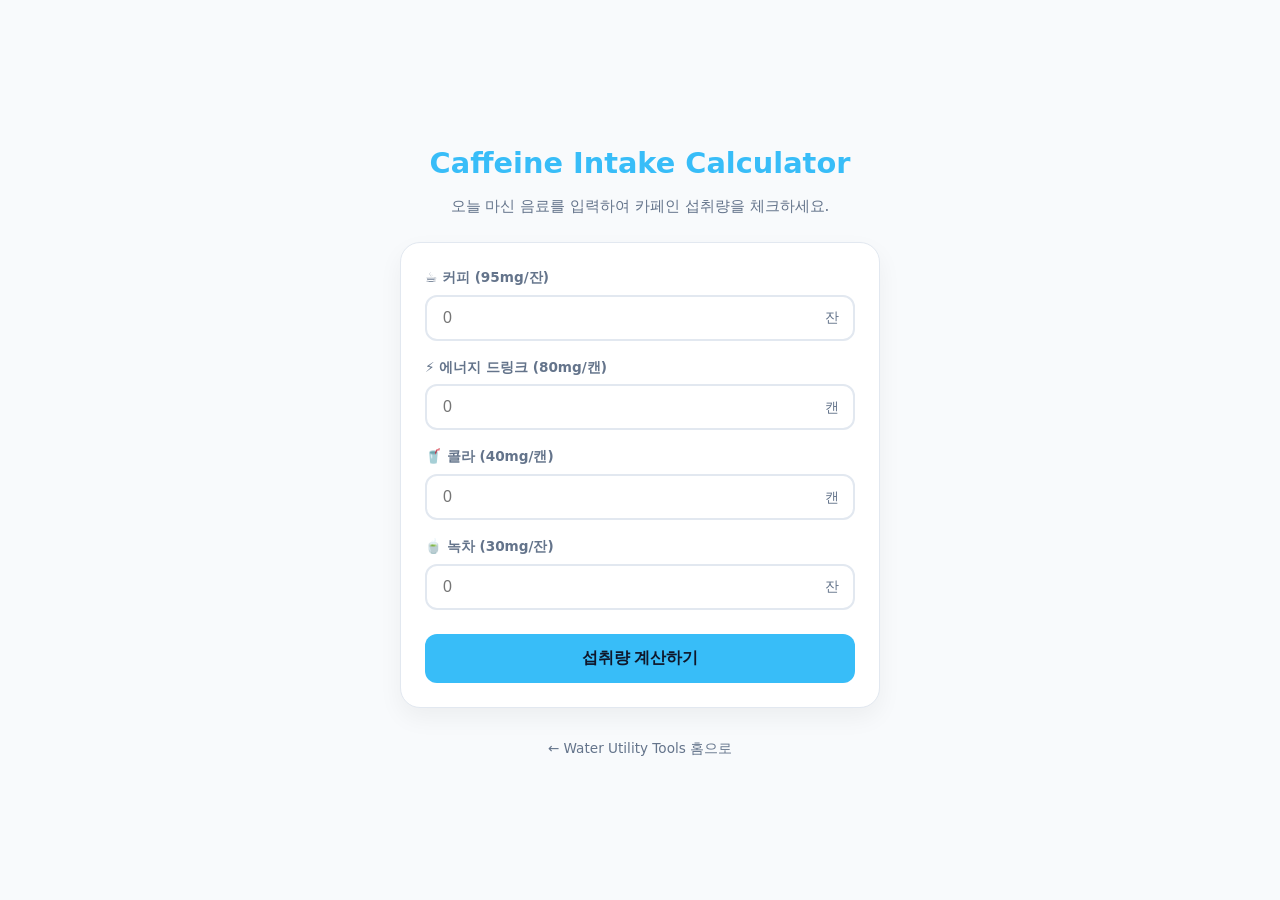
<file: caffeine-calculator.html>
<!DOCTYPE html>
<html lang="ko">
<head>
    <meta charset="UTF-8">
    <meta name="viewport" content="width=device-width, initial-scale=1.0">
    <title>Caffeine Intake Calculator - 카페인 섭취량 계산기</title>
    <meta name="description" content="오늘 마신 커피, 에너지 드링크, 콜라 등의 카페인 함량을 계산하고 하루 권장량 대비 안전 상태를 확인하세요.">
    <style>
        :root {
            --primary-color: #38bdf8;
            --success-color: #22c55e;
            --warning-color: #eab308;
            --danger-color: #ef4444;
            --bg-color: #f8fafc;
            --card-bg: #ffffff;
            --text-main: #1e293b;
            --text-sub: #64748b;
            --border-color: #e2e8f0;
        }

        /* Dark Theme Support */
        @media (prefers-color-scheme: dark) {
            :root {
                --bg-color: #0f172a;
                --card-bg: #1e293b;
                --text-main: #f1f5f9;
                --text-sub: #94a3b8;
                --border-color: #334155;
            }
        }

        * { margin: 0; padding: 0; box-sizing: border-box; }

        body {
            font-family: 'Pretendard', -apple-system, system-ui, sans-serif;
            background-color: var(--bg-color);
            color: var(--text-main);
            display: flex;
            justify-content: center;
            align-items: center;
            min-height: 100vh;
            padding: 20px;
            line-height: 1.6;
        }

        .container {
            width: 100%;
            max-width: 480px;
            text-align: center;
        }

        h1 { font-size: 1.8rem; font-weight: 800; margin-bottom: 8px; color: var(--primary-color); }
        .description { font-size: 0.95rem; color: var(--text-sub); margin-bottom: 24px; }

        .card {
            background: var(--card-bg);
            border-radius: 20px;
            padding: 24px;
            box-shadow: 0 10px 25px rgba(0,0,0,0.05);
            border: 1px solid var(--border-color);
            text-align: left;
        }

        .input-group { margin-bottom: 16px; }
        .input-group label {
            display: block;
            font-size: 0.85rem;
            font-weight: 600;
            margin-bottom: 6px;
            color: var(--text-sub);
        }
        .input-wrapper {
            position: relative;
            display: flex;
            align-items: center;
        }
        .input-wrapper input {
            width: 100%;
            padding: 12px 16px;
            border-radius: 12px;
            border: 2px solid var(--border-color);
            background: transparent;
            color: var(--text-main);
            font-size: 1rem;
            outline: none;
            transition: border-color 0.2s;
        }
        .input-wrapper input:focus { border-color: var(--primary-color); }
        .input-wrapper .unit {
            position: absolute;
            right: 16px;
            color: var(--text-sub);
            font-size: 0.9rem;
            pointer-events: none;
        }

        .btn-calc {
            width: 100%;
            padding: 14px;
            background: var(--primary-color);
            color: #0f172a;
            border: none;
            border-radius: 12px;
            font-size: 1rem;
            font-weight: 700;
            cursor: pointer;
            margin-top: 8px;
            transition: transform 0.1s, filter 0.2s;
        }
        .btn-calc:active { transform: scale(0.98); }
        .btn-calc:hover { filter: brightness(1.05); }

        #resultArea {
            margin-top: 24px;
            display: none;
            animation: fadeIn 0.4s ease-out;
        }

        @keyframes fadeIn { from { opacity: 0; transform: translateY(10px); } to { opacity: 1; transform: translateY(0); } }

        .result-card {
            background: var(--card-bg);
            border-radius: 20px;
            padding: 24px;
            border: 2px solid var(--border-color);
            text-align: center;
        }

        .total-caffeine { font-size: 0.9rem; color: var(--text-sub); font-weight: 600; }
        .value { font-size: 2.5rem; font-weight: 800; margin: 4px 0; color: var(--primary-color); }
        .percentage-bar {
            height: 10px;
            background: var(--border-color);
            border-radius: 5px;
            margin: 16px 0;
            overflow: hidden;
        }
        .bar-fill { height: 100%; width: 0%; transition: width 0.6s cubic-bezier(0.4, 0, 0.2, 1); }

        .status-badge {
            display: inline-block;
            padding: 6px 16px;
            border-radius: 30px;
            font-weight: 700;
            font-size: 0.9rem;
            margin-top: 8px;
        }

        .status-safe { background: rgba(34, 197, 94, 0.1); color: var(--success-color); }
        .status-moderate { background: rgba(234, 179, 8, 0.1); color: var(--warning-color); }
        .status-danger { background: rgba(239, 68, 68, 0.1); color: var(--danger-color); }

        .home-link {
            display: inline-block;
            margin-top: 30px;
            color: var(--text-sub);
            text-decoration: none;
            font-size: 0.85rem;
            transition: color 0.2s;
        }
        .home-link:hover { color: var(--primary-color); }

        /* Error Message */
        .msg { font-size: 0.8rem; color: var(--danger-color); margin-top: 4px; display: none; }
    </style>
</head>
<body>

<div class="container">
    <header>
        <h1>Caffeine Intake Calculator</h1>
        <p class="description">오늘 마신 음료를 입력하여 카페인 섭취량을 체크하세요.</p>
    </header>

    <main class="card">
        <div class="input-group">
            <label for="coffee">☕ 커피 (95mg/잔)</label>
            <div class="input-wrapper">
                <input type="number" id="coffee" placeholder="0" min="0">
                <span class="unit">잔</span>
            </div>
        </div>

        <div class="input-group">
            <label for="energy">⚡ 에너지 드링크 (80mg/캔)</label>
            <div class="input-wrapper">
                <input type="number" id="energy" placeholder="0" min="0">
                <span class="unit">캔</span>
            </div>
        </div>

        <div class="input-group">
            <label for="coke">🥤 콜라 (40mg/캔)</label>
            <div class="input-wrapper">
                <input type="number" id="coke" placeholder="0" min="0">
                <span class="unit">캔</span>
            </div>
        </div>

        <div class="input-group">
            <label for="tea">🍵 녹차 (30mg/잔)</label>
            <div class="input-wrapper">
                <input type="number" id="tea" placeholder="0" min="0">
                <span class="unit">잔</span>
            </div>
        </div>

        <button class="btn-calc" onclick="calculate()">섭취량 계산하기</button>
        <p id="errorMsg" class="msg">올바른 숫자를 입력해 주세요.</p>
    </main>

    <section id="resultArea">
        <div class="result-card">
            <p class="total-caffeine">총 카페인 섭취량</p>
            <p class="value"><span id="totalValue">0</span><span style="font-size:1.2rem; margin-left:4px;">mg</span></p>
            
            <div class="percentage-bar">
                <div id="barFill" class="bar-fill"></div>
            </div>
            
            <p id="statusDesc" style="font-size: 0.9rem; font-weight: 600;"></p>
            <div id="statusBadge" class="status-badge"></div>
        </div>
    </section>

    <a href="index.html" class="home-link">← Water Utility Tools 홈으로</a>
</div>

<script>
    function calculate() {
        const coffee = parseInt(document.getElementById('coffee').value) || 0;
        const energy = parseInt(document.getElementById('energy').value) || 0;
        const coke = parseInt(document.getElementById('coke').value) || 0;
        const tea = parseInt(document.getElementById('tea').value) || 0;
        const errorMsg = document.getElementById('errorMsg');

        // 유효성 검사
        if (coffee < 0 || energy < 0 || coke < 0 || tea < 0) {
            errorMsg.style.display = 'block';
            return;
        }
        errorMsg.style.display = 'none';

        // 계산 로직
        const total = (coffee * 95) + (energy * 80) + (coke * 40) + (tea * 30);
        const limit = 400; // 성인 하루 권장 최대치
        const percent = Math.min((total / limit) * 100, 100);

        // 결과 영역 표시
        document.getElementById('resultArea').style.display = 'block';
        document.getElementById('totalValue').innerText = total;
        
        const barFill = document.getElementById('barFill');
        barFill.style.width = percent + '%';

        const badge = document.getElementById('statusBadge');
        const desc = document.getElementById('statusDesc');

        // 상태 판별
        badge.className = 'status-badge';
        if (total < 200) {
            badge.innerText = '안전';
            badge.classList.add('status-safe');
            desc.innerText = '카페인 섭취량이 낮은 편입니다. ✅';
            barFill.style.backgroundColor = 'var(--success-color)';
        } else if (total <= 400) {
            badge.innerText = '보통';
            badge.classList.add('status-moderate');
            desc.innerText = '적절한 섭취 수준입니다. ⚠️';
            barFill.style.backgroundColor = 'var(--warning-color)';
        } else {
            badge.innerText = '과다 섭취';
            badge.classList.add('status-danger');
            desc.innerText = '권장량을 초과했습니다. 주의하세요! 🚨';
            barFill.style.backgroundColor = 'var(--danger-color)';
        }

        // 스크롤 이동
        window.scrollTo({ top: document.body.scrollHeight, behavior: 'smooth' });
    }
</script>

</body>
</html>
</file>
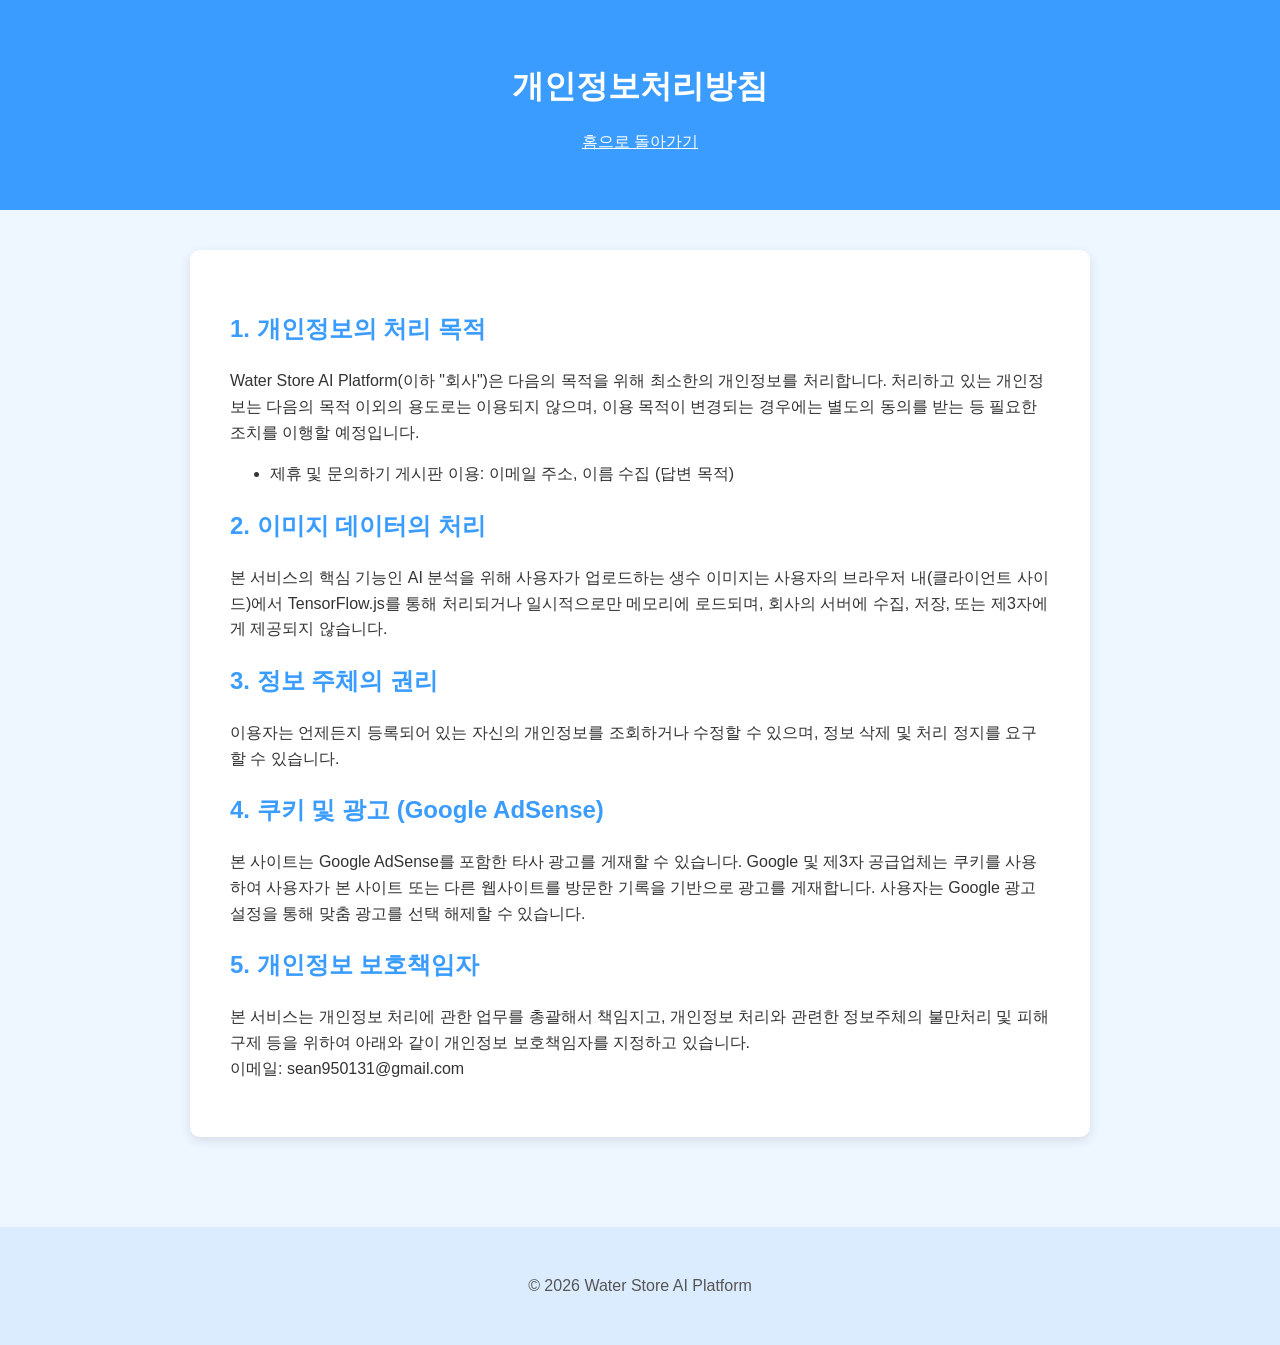
<file: privacy.html>
<!DOCTYPE html>
<html lang="ko">
<head>
    <!-- Google tag (gtag.js) -->
    <script async src="https://www.googletagmanager.com/gtag/js?id=G-9CDDQ99G93"></script>
    <script>
      window.dataLayer = window.dataLayer || [];
      function gtag(){dataLayer.push(arguments);}
      gtag('js', new Date());

      gtag('config', 'G-9CDDQ99G93');
    </script>
    <meta charset="UTF-8">
    <meta name="viewport" content="width=device-width, initial-scale=1.0">
    <title>개인정보처리방침 - 생수 브랜드 AI 판별기</title>
    <link rel="stylesheet" href="style.css">
    <style>
        .legal-content {
            background: var(--card-bg);
            padding: 40px;
            border-radius: 10px;
            box-shadow: var(--shadow);
            line-height: 1.6;
        }
        .legal-content h1, .legal-content h2 {
            color: var(--price-color);
        }
    </style>
</head>
<body>
    <header>
        <h1>개인정보처리방침</h1>
        <p><a href="index.html" style="color: white; text-decoration: underline;">홈으로 돌아가기</a></p>
    </header>
    <div class="container">
        <div class="legal-content">
            <h2>1. 개인정보의 처리 목적</h2>
            <p>Water Store AI Platform(이하 "회사")은 다음의 목적을 위해 최소한의 개인정보를 처리합니다. 처리하고 있는 개인정보는 다음의 목적 이외의 용도로는 이용되지 않으며, 이용 목적이 변경되는 경우에는 별도의 동의를 받는 등 필요한 조치를 이행할 예정입니다.</p>
            <ul>
                <li>제휴 및 문의하기 게시판 이용: 이메일 주소, 이름 수집 (답변 목적)</li>
            </ul>

            <h2>2. 이미지 데이터의 처리</h2>
            <p>본 서비스의 핵심 기능인 AI 분석을 위해 사용자가 업로드하는 생수 이미지는 사용자의 브라우저 내(클라이언트 사이드)에서 TensorFlow.js를 통해 처리되거나 일시적으로만 메모리에 로드되며, 회사의 서버에 수집, 저장, 또는 제3자에게 제공되지 않습니다.</p>

            <h2>3. 정보 주체의 권리</h2>
            <p>이용자는 언제든지 등록되어 있는 자신의 개인정보를 조회하거나 수정할 수 있으며, 정보 삭제 및 처리 정지를 요구할 수 있습니다.</p>

            <h2>4. 쿠키 및 광고 (Google AdSense)</h2>
            <p>본 사이트는 Google AdSense를 포함한 타사 광고를 게재할 수 있습니다. Google 및 제3자 공급업체는 쿠키를 사용하여 사용자가 본 사이트 또는 다른 웹사이트를 방문한 기록을 기반으로 광고를 게재합니다. 사용자는 Google 광고 설정을 통해 맞춤 광고를 선택 해제할 수 있습니다.</p>

            <h2>5. 개인정보 보호책임자</h2>
            <p>본 서비스는 개인정보 처리에 관한 업무를 총괄해서 책임지고, 개인정보 처리와 관련한 정보주체의 불만처리 및 피해구제 등을 위하여 아래와 같이 개인정보 보호책임자를 지정하고 있습니다.<br>
            이메일: sean950131@gmail.com</p>
        </div>
    </div>
    <footer>
        <p>© 2026 Water Store AI Platform</p>
    </footer>
    <script>
        // 초기 테마 로드
        document.addEventListener('DOMContentLoaded', () => {
            const savedTheme = localStorage.getItem('theme') || 'light';
            document.documentElement.setAttribute('data-theme', savedTheme);
        });
    </script>
</body>
</html>
</file>
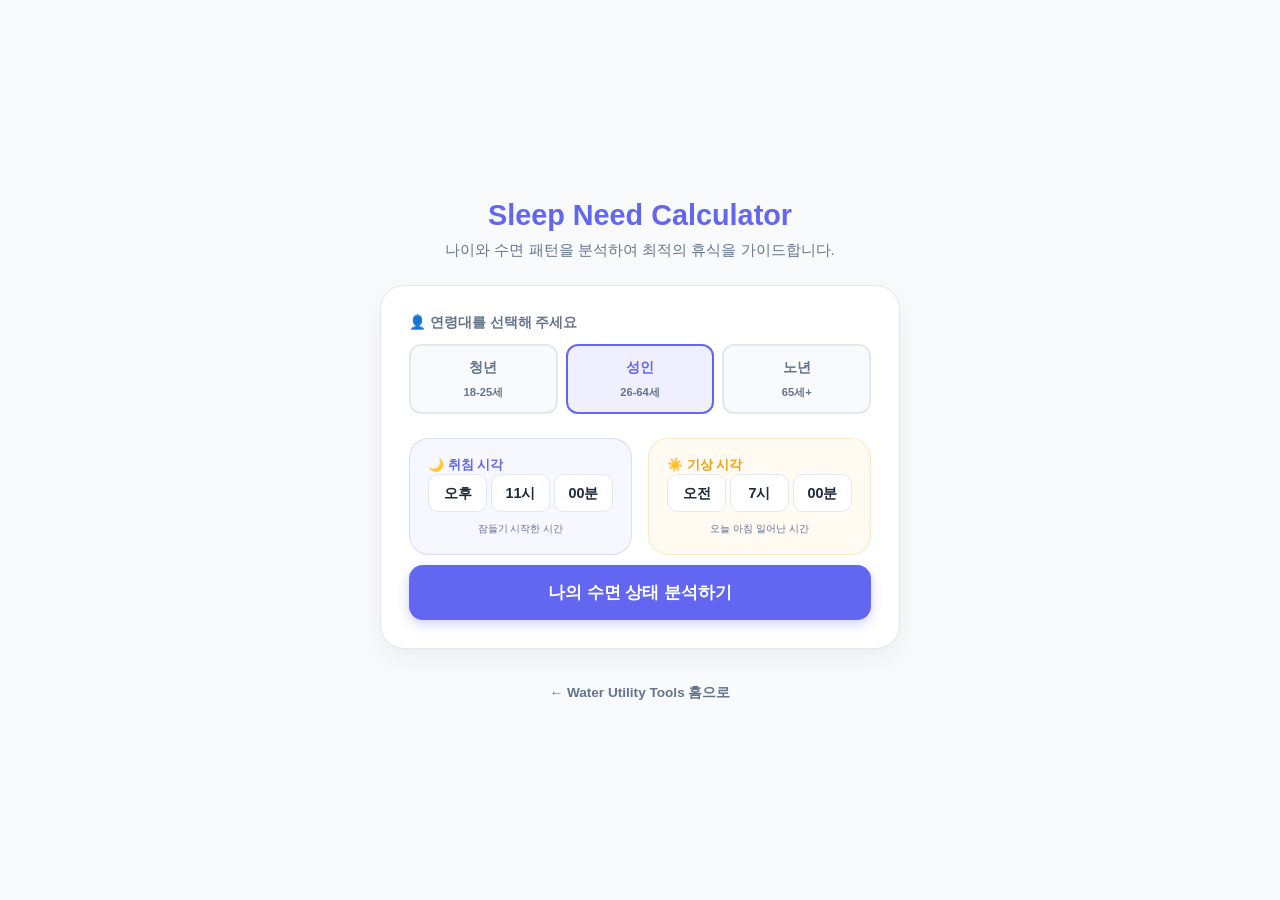
<file: sleep-calculator.html>
<!DOCTYPE html>
<html lang="ko">
<head>
    <meta charset="UTF-8">
    <meta name="viewport" content="width=device-width, initial-scale=1.0">
    <title>Sleep Need Calculator - 수면 필요량 계산기</title>
    <meta name="description" content="나이와 수면 패턴을 입력하여 적정 수면 시간을 확인하고 수면 부족 여부를 체크하세요.">
    <style>
        :root {
            --primary-color: #6366f1;
            --success-color: #22c55e;
            --warning-color: #eab308;
            --danger-color: #ef4444;
            --bg-color: #f8fafc;
            --card-bg: #ffffff;
            --text-main: #1e293b;
            --text-sub: #64748b;
            --border-color: #e2e8f0;
        }

        @media (prefers-color-scheme: dark) {
            :root {
                --bg-color: #0f172a;
                --card-bg: #1e293b;
                --text-main: #f1f5f9;
                --text-sub: #94a3b8;
                --border-color: #334155;
            }
        }

        * { margin: 0; padding: 0; box-sizing: border-box; }

        body {
            font-family: 'Pretendard', -apple-system, sans-serif;
            background-color: var(--bg-color);
            color: var(--text-main);
            display: flex;
            justify-content: center;
            align-items: center;
            min-height: 100vh;
            padding: 20px;
        }

        .container { width: 100%; max-width: 520px; text-align: center; }

        h1 { font-size: 1.8rem; font-weight: 800; margin-bottom: 8px; color: var(--primary-color); }
        .description { font-size: 0.95rem; color: var(--text-sub); margin-bottom: 24px; }

        .card {
            background: var(--card-bg);
            border-radius: 24px;
            padding: 28px;
            box-shadow: 0 10px 25px rgba(0,0,0,0.05);
            border: 1px solid var(--border-color);
            text-align: left;
        }

        .input-group { margin-bottom: 24px; }
        .input-group label {
            display: flex;
            align-items: center;
            gap: 6px;
            font-size: 0.85rem;
            font-weight: 700;
            margin-bottom: 12px;
            color: var(--text-sub);
        }

        /* Choice Group (Age) */
        .choice-group { display: flex; gap: 8px; }
        .choice-item { flex: 1; }
        .choice-item input { display: none; }
        .choice-item label {
            display: flex;
            flex-direction: column;
            align-items: center;
            padding: 12px 5px;
            background: var(--bg-color);
            border: 2px solid var(--border-color);
            border-radius: 12px;
            cursor: pointer;
            transition: all 0.2s;
            margin-bottom: 0 !important;
        }
        .choice-item .age-tit { font-size: 0.9rem; font-weight: 800; margin-bottom: 2px; }
        .choice-item .age-desc { font-size: 0.7rem; color: var(--text-sub); }
        .choice-item input:checked + label {
            border-color: var(--primary-color);
            background: rgba(99, 102, 241, 0.1);
        }
        .choice-item input:checked + label .age-tit { color: var(--primary-color); }

        /* Time Selection Styles */
        .time-grid { 
            display: grid; 
            grid-template-columns: 1fr 1fr; 
            gap: 16px; 
            margin-top: 10px;
        }
        .time-box {
            padding: 18px;
            border-radius: 20px;
            border: 1px solid var(--border-color);
            display: flex;
            flex-direction: column;
        }
        .time-box label { font-weight: 800 !important; font-size: 0.8rem !important; }
        
        .select-row {
            display: flex;
            gap: 4px;
            justify-content: space-between;
        }
        .select-row select {
            flex: 1;
            padding: 10px 4px;
            border-radius: 10px;
            border: 1px solid var(--border-color);
            background: var(--card-bg);
            color: var(--text-main);
            font-size: 0.9rem;
            font-weight: 600;
            text-align: center;
            outline: none;
            cursor: pointer;
            appearance: none; /* Remove default arrow for cleaner look */
        }

        /* Themes */
        .sleep-theme { background: rgba(99, 102, 241, 0.05); border-color: rgba(99, 102, 241, 0.2); }
        .sleep-theme label { color: #6366f1; }
        .sleep-theme select:focus { border-color: #6366f1; box-shadow: 0 0 0 2px rgba(99, 102, 241, 0.1); }

        .wake-theme { background: rgba(245, 158, 11, 0.05); border-color: rgba(245, 158, 11, 0.2); }
        .wake-theme label { color: #f59e0b; }
        .wake-theme select:focus { border-color: #f59e0b; box-shadow: 0 0 0 2px rgba(245, 158, 11, 0.1); }

        .helper { font-size: 0.65rem; color: var(--text-sub); margin-top: 10px; text-align: center; display: block; }

        .btn-calc {
            width: 100%;
            padding: 16px;
            background: var(--primary-color);
            color: white;
            border: none;
            border-radius: 14px;
            font-size: 1.05rem;
            font-weight: 800;
            cursor: pointer;
            margin-top: 10px;
            transition: all 0.2s;
            box-shadow: 0 4px 12px rgba(99, 102, 241, 0.3);
        }
        .btn-calc:hover { filter: brightness(1.1); transform: translateY(-1px); }
        .btn-calc:active { transform: scale(0.98); }

        /* Result Area */
        #resultArea { margin-top: 28px; display: none; animation: fadeIn 0.5s ease-out; }
        @keyframes fadeIn { from { opacity: 0; transform: translateY(15px); } to { opacity: 1; transform: translateY(0); } }

        .result-card {
            background: var(--card-bg);
            border-radius: 24px;
            padding: 28px;
            border: 2px solid var(--border-color);
            text-align: center;
        }
        .res-grid { display: grid; grid-template-columns: 1fr 1fr; gap: 16px; margin: 20px 0; }
        .res-item { background: var(--bg-color); padding: 18px; border-radius: 18px; }
        .res-item .val { font-size: 1.6rem; font-weight: 800; color: var(--primary-color); }
        .res-item .tit { font-size: 0.75rem; color: var(--text-sub); margin-bottom: 6px; }

        .status-badge {
            display: inline-block;
            padding: 10px 24px;
            border-radius: 40px;
            font-weight: 800;
            font-size: 1.05rem;
            margin-bottom: 15px;
        }
        .status-sufficient { background: rgba(34, 197, 94, 0.1); color: var(--success-color); }
        .status-slight { background: rgba(234, 179, 8, 0.1); color: var(--warning-color); }
        .status-severe { background: rgba(239, 68, 68, 0.1); color: var(--danger-color); }

        .home-link { display: inline-block; margin-top: 35px; color: var(--text-sub); text-decoration: none; font-size: 0.85rem; font-weight: 600; }
        .home-link:hover { color: var(--primary-color); }

        @media (max-width: 480px) {
            .time-grid { grid-template-columns: 1fr; }
            .card { padding: 20px; }
        }
    </style>
</head>
<body>

<div class="container">
    <header>
        <h1>Sleep Need Calculator</h1>
        <p class="description">나이와 수면 패턴을 분석하여 최적의 휴식을 가이드합니다.</p>
    </header>

    <main class="card">
        <!-- 연령대 선택 -->
        <div class="input-group">
            <label>👤 연령대를 선택해 주세요</label>
            <div class="choice-group">
                <div class="choice-item">
                    <input type="radio" name="ageRange" id="age1" value="18-25">
                    <label for="age1">
                        <span class="age-tit">청년</span>
                        <span class="age-desc">18-25세</span>
                    </label>
                </div>
                <div class="choice-item">
                    <input type="radio" name="ageRange" id="age2" value="26-64" checked>
                    <label for="age2">
                        <span class="age-tit">성인</span>
                        <span class="age-desc">26-64세</span>
                    </label>
                </div>
                <div class="choice-item">
                    <input type="radio" name="ageRange" id="age3" value="65+">
                    <label for="age3">
                        <span class="age-tit">노년</span>
                        <span class="age-desc">65세+</span>
                    </label>
                </div>
            </div>
        </div>

        <!-- 시간 선택 드롭다운 개선 -->
        <div class="time-grid">
            <div class="time-box sleep-theme">
                <label>🌙 취침 시각</label>
                <div class="select-row">
                    <select id="s_ampm"><option value="PM">오후</option><option value="AM">오전</option></select>
                    <select id="s_hour"></select>
                    <select id="s_min"></select>
                </div>
                <span class="helper">잠들기 시작한 시간</span>
            </div>
            <div class="time-box wake-theme">
                <label>☀️ 기상 시각</label>
                <div class="select-row">
                    <select id="w_ampm"><option value="AM" selected>오전</option><option value="PM">오후</option></select>
                    <select id="w_hour"></select>
                    <select id="w_min"></select>
                </div>
                <span class="helper">오늘 아침 일어난 시간</span>
            </div>
        </div>

        <button class="btn-calc" onclick="calculateSleep()">나의 수면 상태 분석하기</button>
    </main>

    <section id="resultArea">
        <div class="result-card">
            <div id="statusBadge" class="status-badge"></div>
            <p id="statusMsg" style="font-size: 1rem; font-weight: 700; margin-bottom: 20px;"></p>

            <div class="res-grid">
                <div class="res-item">
                    <p class="tit">현재 수면시간</p>
                    <p class="val" id="currentSleep">0h</p>
                </div>
                <div class="res-item">
                    <p class="tit">권장 수면시간</p>
                    <p class="val" id="recommendedSleep">0h</p>
                </div>
            </div>

            <div id="sleepGuide" style="margin-top: 10px; padding: 20px; background: rgba(99, 102, 241, 0.08); border-radius: 20px; text-align: left; border-left: 5px solid var(--primary-color);">
                <p style="font-size: 0.95rem; font-weight: 800; color: var(--primary-color); margin-bottom: 10px;">💡 수면 가이드</p>
                <p id="guideText" style="font-size: 0.85rem; color: var(--text-main); line-height: 1.6;"></p>
                <div style="margin-top: 15px; padding: 12px; background: var(--card-bg); border-radius: 12px; border: 1px dashed var(--border-color);">
                    <p id="idealBedtime" style="font-size: 0.85rem; font-weight: 700; color: #0ea5e9; text-align: center;"></p>
                </div>
            </div>
        </div>
    </section>

    <a href="index.html" class="home-link">← Water Utility Tools 홈으로</a>
</div>

<script>
    // 드롭다운 옵션 동적 생성
    function initSelects() {
        const hours = [12, 1, 2, 3, 4, 5, 6, 7, 8, 9, 10, 11];
        const mins = ['00', '10', '20', '30', '40', '50'];
        
        const hSelects = [document.getElementById('s_hour'), document.getElementById('w_hour')];
        const mSelects = [document.getElementById('s_min'), document.getElementById('w_min')];

        hSelects.forEach((sel, idx) => {
            hours.forEach(h => {
                const opt = document.createElement('option');
                opt.value = h; opt.innerText = h + '시';
                if(idx === 0 && h === 11) opt.selected = true; // 취침 기본값 11시
                if(idx === 1 && h === 7) opt.selected = true;  // 기상 기본값 7시
                sel.appendChild(opt);
            });
        });

        mSelects.forEach(sel => {
            mins.forEach(m => {
                const opt = document.createElement('option');
                opt.value = m; opt.innerText = m + '분';
                sel.appendChild(opt);
            });
        });
    }

    function calculateSleep() {
        const age = document.querySelector('input[name="ageRange"]:checked').value;
        
        // 시간 파싱 로직
        const get24H = (ampm, h, m) => {
            let hour = parseInt(h);
            if (ampm === "PM" && hour !== 12) hour += 12;
            if (ampm === "AM" && hour === 12) hour = 0;
            return { h: hour, m: parseInt(m) };
        };

        const sTime = get24H(document.getElementById('s_ampm').value, document.getElementById('s_hour').value, document.getElementById('s_min').value);
        const wTime = get24H(document.getElementById('w_ampm').value, document.getElementById('w_hour').value, document.getElementById('w_min').value);

        const start = new Date(2026, 0, 1, sTime.h, sTime.m);
        let end = new Date(2026, 0, 1, wTime.h, wTime.m);
        if (end <= start) end.setDate(end.getDate() + 1);

        const sleepHours = (end - start) / (1000 * 60 * 60);

        // 결과 업데이트
        let minRec = 7, maxRec = 8;
        if (age === "18-25") maxRec = 9;

        document.getElementById('resultArea').style.display = 'block';
        document.getElementById('currentSleep').innerText = sleepHours.toFixed(1) + 'h';
        document.getElementById('recommendedSleep').innerText = `${minRec}-${maxRec}h`;

        const badge = document.getElementById('statusBadge');
        const msg = document.getElementById('statusMsg');
        badge.className = 'status-badge';

        if (sleepHours >= minRec) {
            badge.innerText = '충분한 수면'; badge.classList.add('status-sufficient');
            msg.innerText = '아주 건강한 수면 습관입니다! 😴';
        } else if (sleepHours >= minRec - 1.5) {
            badge.innerText = '약간 부족'; badge.classList.add('status-slight');
            msg.innerText = '조금 더 휴식이 필요해 보여요. 🥱';
        } else {
            badge.innerText = '심각한 부족'; badge.classList.add('status-severe');
            msg.innerText = '만성 피로가 우려됩니다. 즉시 휴식하세요! 🚨';
        }

        // 가이드 로직
        let guideMsg = `건강을 위해 매일 최소 6시간 이상의 수면을 확보하는 것이 중요합니다. `;
        if (sTime.h >= 1 && sTime.h <= 5) {
            guideMsg += `현재 <b>새벽 늦게 잠드는 패턴</b>입니다. 자정 이전에 잠들면 성장 호르몬과 면역력 회복에 훨씬 효과적입니다.`;
        } else {
            guideMsg += `현재의 규칙적인 패턴을 유지하면서 카페인 섭취를 조절해 보세요.`;
        }
        document.getElementById('guideText').innerHTML = guideMsg;

        // 최적 시간
        const targetDuration = (minRec + maxRec) / 2;
        let idealDate = new Date(end.getTime() - (targetDuration * 60 * 60 * 1000));
        const idealAMPM = idealDate.getHours() >= 12 ? "오후" : "오전";
        let idealH = idealDate.getHours() % 12;
        if (idealH === 0) idealH = 12;
        document.getElementById('idealBedtime').innerHTML = `✨ 최적 제안: <b>${idealAMPM} ${idealH}:${String(idealDate.getMinutes()).padStart(2, '0')}</b> 이전에 잠들기`;

        window.scrollTo({ top: document.body.scrollHeight, behavior: 'smooth' });
    }

    window.onload = initSelects;
</script>

</body>
</html>
</file>
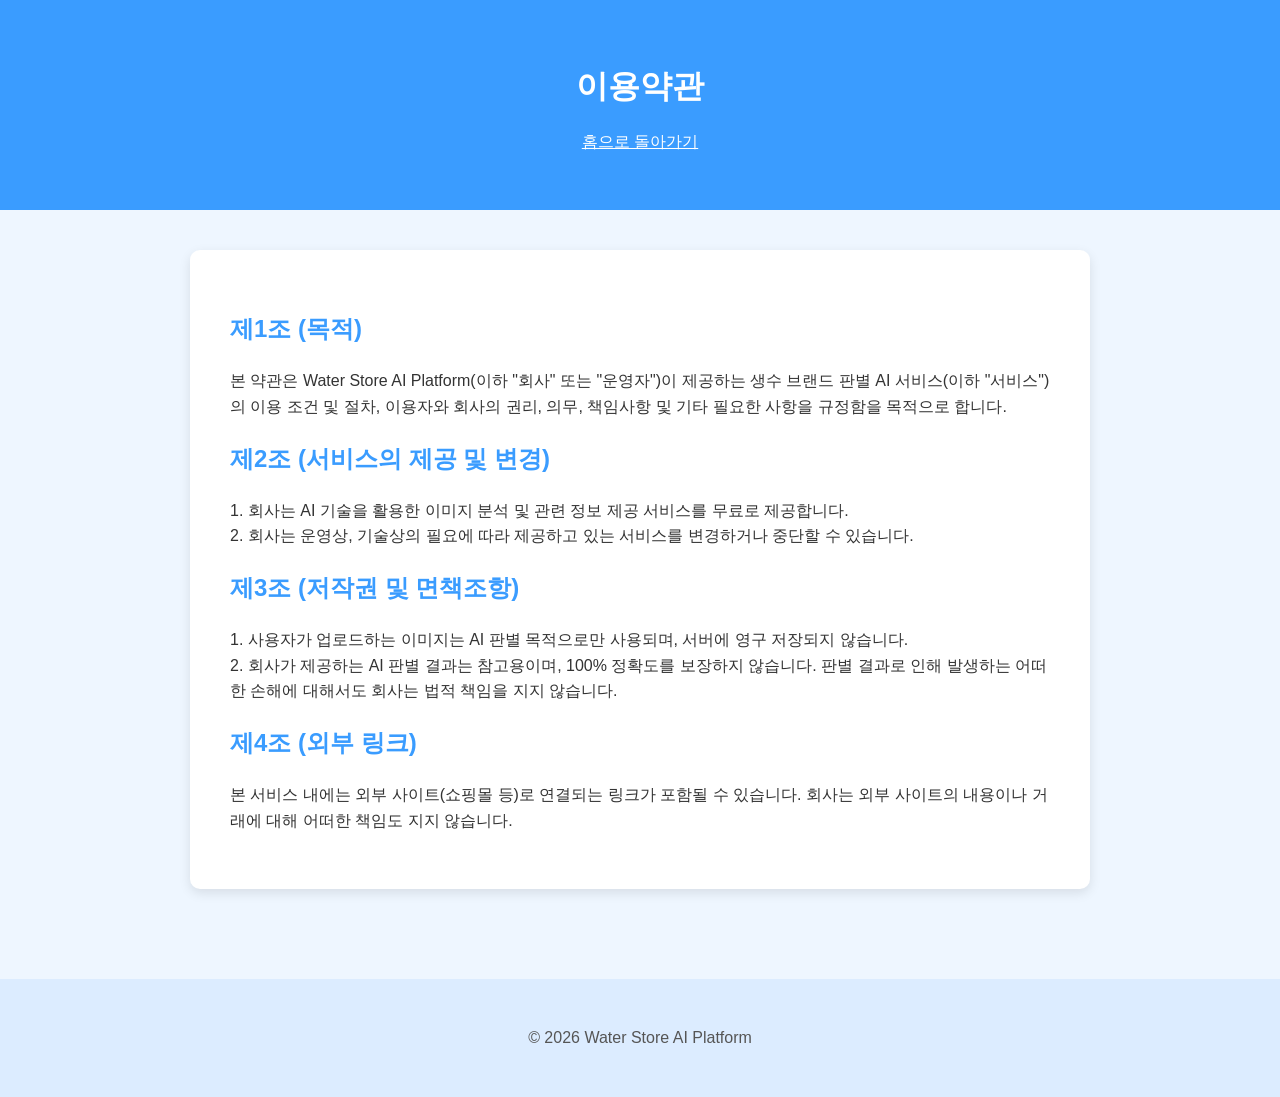
<file: terms.html>
<!DOCTYPE html>
<html lang="ko">
<head>
    <!-- Google tag (gtag.js) -->
    <script async src="https://www.googletagmanager.com/gtag/js?id=G-9CDDQ99G93"></script>
    <script>
      window.dataLayer = window.dataLayer || [];
      function gtag(){dataLayer.push(arguments);}
      gtag('js', new Date());

      gtag('config', 'G-9CDDQ99G93');
    </script>
    <meta charset="UTF-8">
    <meta name="viewport" content="width=device-width, initial-scale=1.0">
    <title>이용약관 - 생수 브랜드 AI 판별기</title>
    <link rel="stylesheet" href="style.css">
    <style>
        .legal-content {
            background: var(--card-bg);
            padding: 40px;
            border-radius: 10px;
            box-shadow: var(--shadow);
            line-height: 1.6;
        }
        .legal-content h1, .legal-content h2 {
            color: var(--price-color);
        }
    </style>
</head>
<body>
    <header>
        <h1>이용약관</h1>
        <p><a href="index.html" style="color: white; text-decoration: underline;">홈으로 돌아가기</a></p>
    </header>
    <div class="container">
        <div class="legal-content">
            <h2>제1조 (목적)</h2>
            <p>본 약관은 Water Store AI Platform(이하 "회사" 또는 "운영자")이 제공하는 생수 브랜드 판별 AI 서비스(이하 "서비스")의 이용 조건 및 절차, 이용자와 회사의 권리, 의무, 책임사항 및 기타 필요한 사항을 규정함을 목적으로 합니다.</p>

            <h2>제2조 (서비스의 제공 및 변경)</h2>
            <p>1. 회사는 AI 기술을 활용한 이미지 분석 및 관련 정보 제공 서비스를 무료로 제공합니다.<br>
            2. 회사는 운영상, 기술상의 필요에 따라 제공하고 있는 서비스를 변경하거나 중단할 수 있습니다.</p>

            <h2>제3조 (저작권 및 면책조항)</h2>
            <p>1. 사용자가 업로드하는 이미지는 AI 판별 목적으로만 사용되며, 서버에 영구 저장되지 않습니다.<br>
            2. 회사가 제공하는 AI 판별 결과는 참고용이며, 100% 정확도를 보장하지 않습니다. 판별 결과로 인해 발생하는 어떠한 손해에 대해서도 회사는 법적 책임을 지지 않습니다.</p>

            <h2>제4조 (외부 링크)</h2>
            <p>본 서비스 내에는 외부 사이트(쇼핑몰 등)로 연결되는 링크가 포함될 수 있습니다. 회사는 외부 사이트의 내용이나 거래에 대해 어떠한 책임도 지지 않습니다.</p>
        </div>
    </div>
    <footer>
        <p>© 2026 Water Store AI Platform</p>
    </footer>
    <script>
        // 초기 테마 로드
        document.addEventListener('DOMContentLoaded', () => {
            const savedTheme = localStorage.getItem('theme') || 'light';
            document.documentElement.setAttribute('data-theme', savedTheme);
        });
    </script>
</body>
</html>
</file>
<file: style.css>
:root {
    --bg-color: #eef6ff;
    --header-bg: #3a9cff;
    --header-text: white;
    --card-bg: white;
    --card-text: #333;
    --price-color: #3a9cff;
    --button-bg: #3a9cff;
    --button-hover: #2a7dd3;
    --footer-bg: #dcecff;
    --footer-text: #555;
    --shadow: 0 4px 12px rgba(0,0,0,0.1);
    --border-color: #ddd;
}

[data-theme="dark"] {
    --bg-color: #121212;
    --header-bg: #1f1f1f;
    --header-text: #e0e0e0;
    --card-bg: #1e1e1e;
    --card-text: #e0e0e0;
    --price-color: #bb86fc;
    --button-bg: #bb86fc;
    --button-hover: #9965f4;
    --footer-bg: #1a1a1a;
    --footer-text: #aaa;
    --shadow: 0 4px 12px rgba(0,0,0,0.5);
    --border-color: #444;
}

body {
    font-family: 'Malgun Gothic', 'Apple SD Gothic Neo', sans-serif;
    background: var(--bg-color);
    color: var(--card-text);
    margin: 0;
    transition: background 0.3s, color 0.3s;
    line-height: 1.6;
}

header {
    background: var(--header-bg);
    color: var(--header-text);
    text-align: center;
    padding: 40px;
    position: relative;
}

header h1 {
    margin-bottom: 10px;
}

.theme-toggle {
    position: absolute;
    top: 20px;
    right: 20px;
}

/* Navigation Styles */
.main-nav {
    background: var(--card-bg);
    box-shadow: 0 2px 5px rgba(0,0,0,0.05);
    position: sticky;
    top: 0;
    z-index: 1000;
}

.nav-links {
    list-style: none;
    display: flex;
    justify-content: center;
    padding: 15px 0;
    margin: 0;
    gap: 30px;
}

.nav-links a {
    text-decoration: none;
    color: var(--card-text);
    font-weight: bold;
    transition: color 0.2s;
}

.nav-links a:hover {
    color: var(--price-color);
}

.container {
    max-width: 900px;
    margin: auto;
    padding: 40px 20px;
}

/* Content Sections */
.content-section {
    background: var(--card-bg);
    border-radius: 10px;
    padding: 30px;
    margin-bottom: 40px;
    box-shadow: var(--shadow);
}

.content-section h2 {
    color: var(--price-color);
    border-bottom: 2px solid var(--border-color);
    padding-bottom: 10px;
    margin-bottom: 20px;
}

.brand-info {
    margin-bottom: 25px;
    padding: 15px;
    background: var(--bg-color);
    border-radius: 8px;
    border-left: 5px solid var(--price-color);
}

.brand-info h3 {
    margin-top: 0;
}

.product {
    background: var(--card-bg);
    border-radius: 10px;
    padding: 30px;
    text-align: center;
    box-shadow: var(--shadow);
    transition: background 0.3s, box-shadow 0.3s;
    margin-bottom: 40px;
}

/* AI Camera Styles */
#webcam-container canvas {
    border-radius: 10px;
    width: 100%;
    max-width: 320px;
    height: auto;
    box-shadow: var(--shadow);
    margin: 10px 0;
}

.result-bar {
    display: flex;
    align-items: center;
    margin-bottom: 10px;
    background: #f0f0f0;
    border-radius: 8px;
    overflow: hidden;
    position: relative;
    height: 35px;
}

.result-bar div {
    height: 100%;
    background: var(--price-color);
    transition: width 0.2s;
}

.result-bar span {
    position: absolute;
    width: 100%;
    text-align: center;
    color: #333;
    font-weight: bold;
    font-size: 15px;
    line-height: 35px;
}

[data-theme="dark"] .result-bar {
    background: #333;
}

[data-theme="dark"] .result-bar span {
    color: #eee;
}

.price {
    font-size: 24px;
    color: var(--price-color);
    margin: 15px 0;
    font-weight: bold;
}

button {
    background: var(--button-bg);
    color: white;
    border: none;
    padding: 15px 25px;
    font-size: 16px;
    border-radius: 8px;
    cursor: pointer;
    transition: background 0.3s;
    font-weight: bold;
}

button:hover {
    background: var(--button-hover);
}

.store-list {
    display: none;
    margin-top: 30px;
}

.store {
    background: var(--card-bg);
    padding: 15px;
    margin: 10px 0;
    border-radius: 8px;
    box-shadow: var(--shadow);
}

.store a {
    text-decoration: none;
    color: var(--price-color);
    font-weight: bold;
}

.contact-form {
    margin-top: 50px;
    background: var(--card-bg);
    padding: 30px;
    border-radius: 10px;
    box-shadow: var(--shadow);
    text-align: left;
}

.form-group {
    margin-bottom: 20px;
}

.form-group label {
    display: block;
    margin-bottom: 8px;
    font-weight: bold;
}

.form-group input, 
.form-group textarea {
    width: 100%;
    padding: 12px;
    border: 1px solid var(--border-color);
    border-radius: 6px;
    background: var(--card-bg);
    color: var(--card-text);
    box-sizing: border-box;
}

footer {
    margin-top: 50px;
    text-align: center;
    padding: 30px 20px;
    background: var(--footer-bg);
    color: var(--footer-text);
}

.footer-links {
    margin-bottom: 15px;
}

.footer-links a {
    color: var(--footer-text);
    text-decoration: none;
    margin: 0 10px;
}

.footer-links a:hover {
    text-decoration: underline;
}

@media (max-width: 600px) {
    .nav-links {
        flex-direction: column;
        gap: 10px;
        align-items: center;
    }
}
</file>
